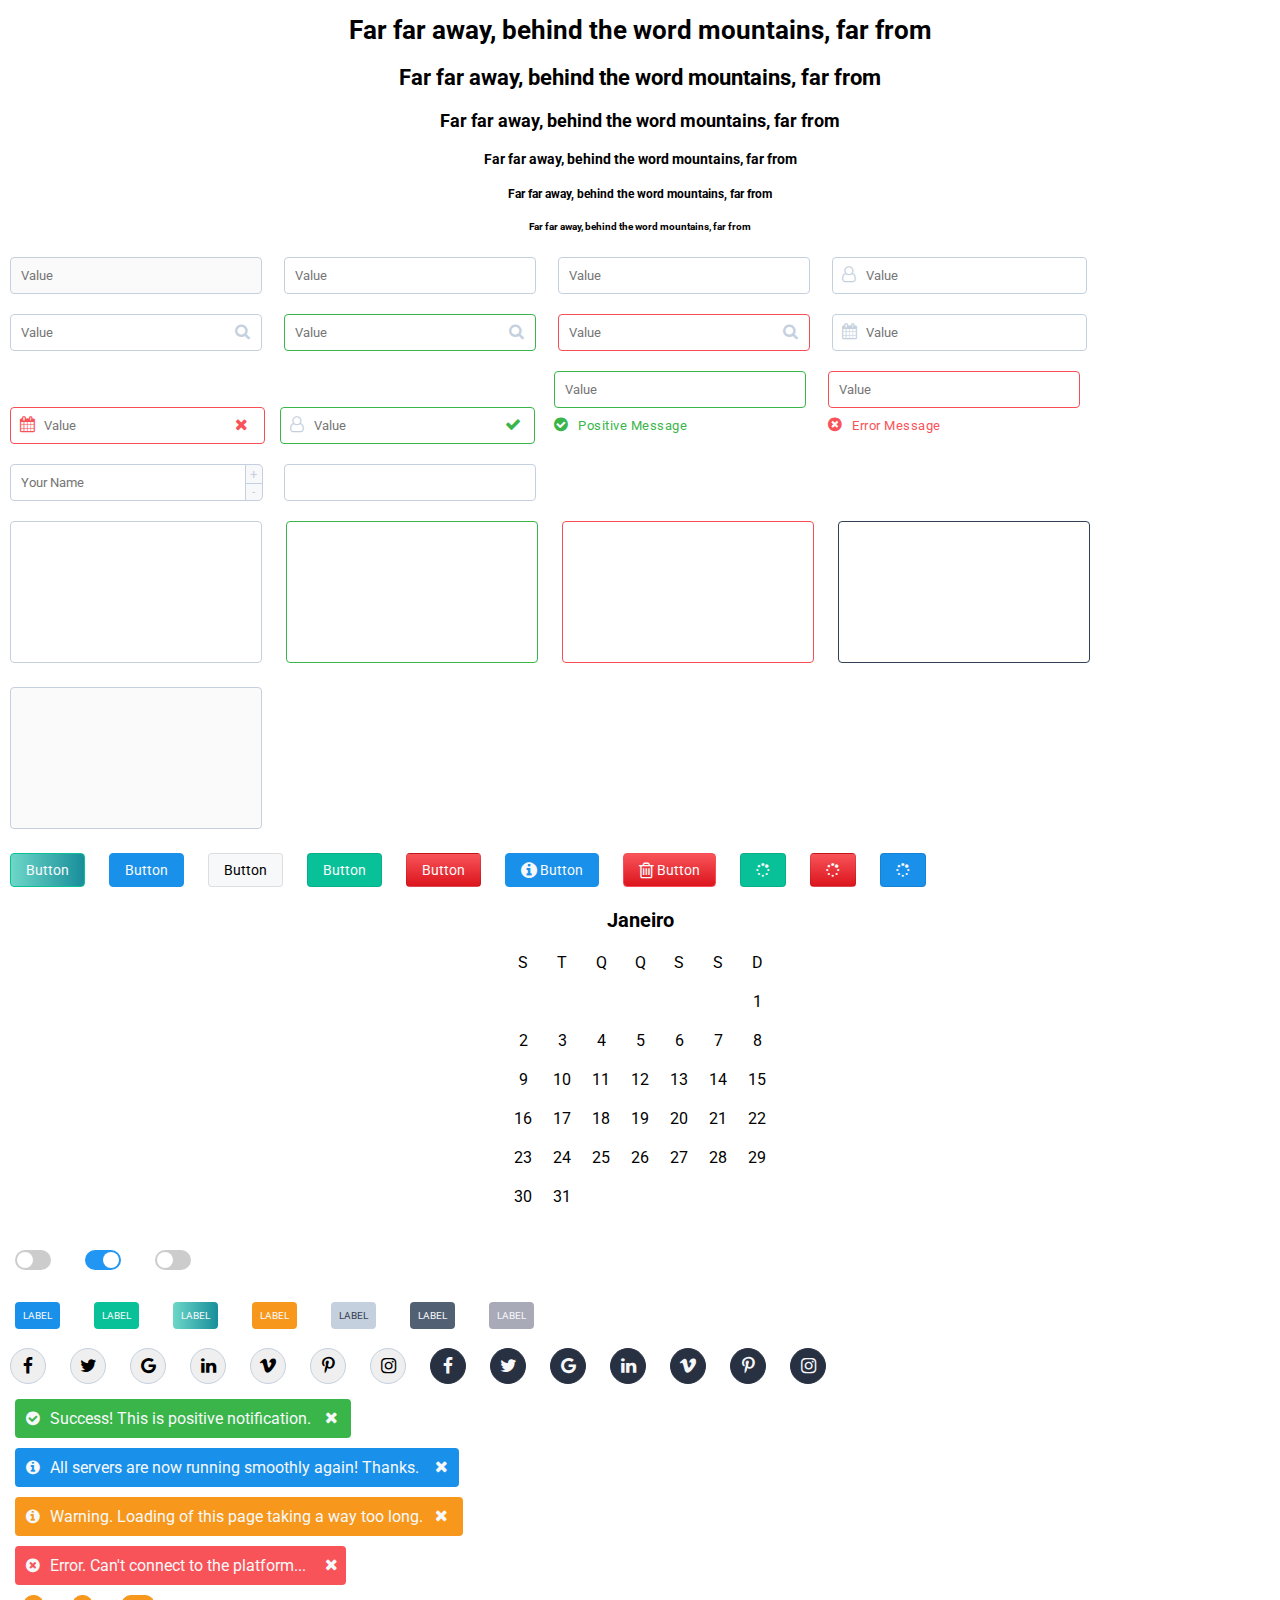
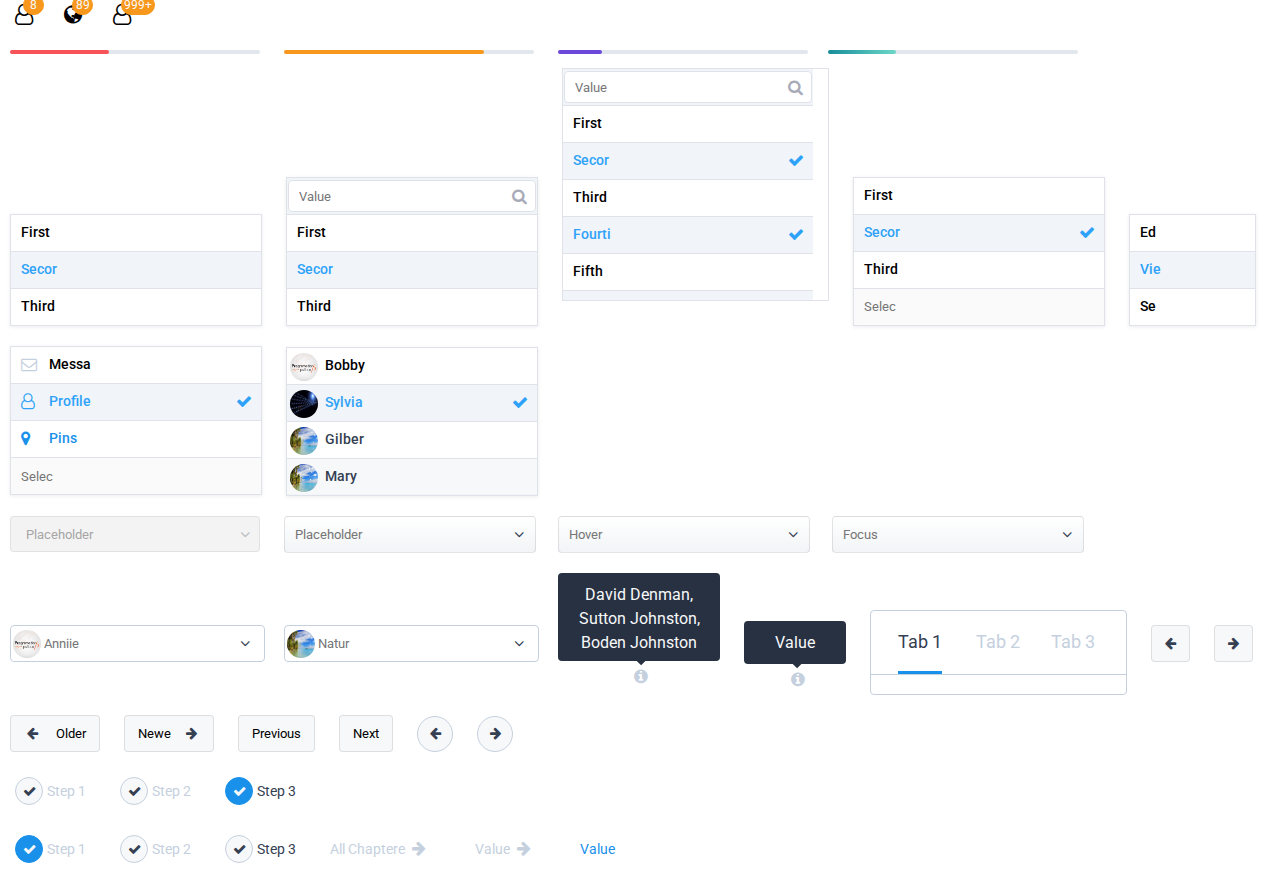
<file: index.html>
<!DOCTYPE html>
<html>
<head>
	<title>testando frame</title>
	<meta charset="utf-8">
	<link rel="stylesheet" type="text/css" href="cores.css">
	<link rel="stylesheet" type="text/css" href="tipografia.css">
	<link rel="stylesheet" type="text/css" href="inputs.css">
	<link rel="stylesheet" type="text/css" href="button.css">
	<link rel="stylesheet" type="text/css" href="button-social.css">
	<link rel="stylesheet" type="text/css" href="calendario.css">
	<link rel="stylesheet" type="text/css" href="checkbox.css">
	<link rel="stylesheet" type="text/css" href="label.css">
	<link rel="stylesheet" type="text/css" href="simples-dropdown.css">
	<link rel="stylesheet" type="text/css" href="notificacao.css">
	<link rel="stylesheet" type="text/css" href="tabs.css">
	<link rel="stylesheet" type="text/css" href="button-pass.css">
	<link rel="stylesheet" type="text/css" href="balao-notificacao.css">
	<link rel="stylesheet" type="text/css" href="progress.css"><link rel="stylesheet" type="text/css" href="select.css">
	<link rel="stylesheet" type="text/css" href="bower_components/font-awesome/css/font-awesome.css">
	<link href="https://fonts.googleapis.com/css?family=Roboto" rel="styleshicones-social">
</head>
<body>



	<!-- Tipografia -->



	<h1 class="h1-title align-center">Far far away, behind the word mountains, far from</h1>
	<h2 class="h2-title align-center">Far far away, behind the word mountains, far from</h2>
	<h3 class="h3-title align-center">Far far away, behind the word mountains, far from</h3>
	<h4 class="h4-title align-center">Far far away, behind the word mountains, far from</h4>
	<h5 class="h5-title align-center">Far far away, behind the word mountains, far from</h5>
	<h6 class="h6-title align-center">Far far away, behind the word mountains, far from</h6>



	<!-- Inputs -->



	<div class="in-simples">
		<input type="text" placeholder="Value" class="in-search b-grey" disabled="true">
	</div>
	<div class="in-simples">
		<input type="text" placeholder="Value" class="in-search b-grey">
	</div>
	<div class="in-simples">
		<input type="Value" placeholder="Value" class="in-search b-grey">
	</div>
	<div class="in-simples">
		<i class="fa fa-user-o usuario c-grey"></i>
		<input type="text" placeholder="Value" class="in-search-icon b-grey">
	</div>
	<div class="in-simples">
		<i class="fa fa-search lupa c-grey"></i>
		<input type="text" placeholder="Value" class="in-search b-grey">
	</div>
	<div class="in-simples">
		<i class="fa fa-search lupa c-grey"></i>
		<input type="text" name="borde-green" placeholder="Value" class="in-search b-green">
	</div>
	<div class="in-simples">
		<i class="fa fa-search lupa c-grey"></i>
		<input type="text" name="borde-red" placeholder="Value" class="in-search b-red">
	</div>
	<div class="in-simples">
		<i class="fa fa-calendar data c-grey"></i>
		<input type="text" placeholder="Value" class="in-search-icon b-grey">
	</div>
	<div class="in-simples">
		<i class="fa fa-times excluir c-red"></i>
		<i class="fa fa-calendar data c-red"></i>
		<input type="text" name="borde-red" placeholder="Value" class="in-search-icon b-red">
	</div><div class="in-simples">
		<i class="fa fa-check confirma c-green"></i>
		<i class="fa fa-user-o usuario c-grey"></i>
		<input type="text" name="borde-green" placeholder="Value" class="in-search-icon b-green">
	</div>
	<div class="in-simples">
		<input type="text" name="borde-green" placeholder="Value" class="in-search b-green">
		<i class="fa fa-check-circle positivo c-green"></i><span class="fonte-pequena c-green">Positive Message</span>
	</div>
	<div class="in-simples">
		<input type="text" name="borde-red" placeholder="Value" class="in-search b-red">
		<i class="fa fa-times-circle positivo c-red"></i><span class="fonte-pequena c-red">Error Message</span>
	</div>




	<!-- labels -->



	<br>
	<div class="in-simples">
		<input type="text" placeholder="Your Name" class="in-search b-grey">
		<button class="more b-grey back-white c-grey">+</button><button class="anyless b-grey back-white c-grey">-</button>
	</div>
	<div class="in-simples">
		<input type="text" class="in-search b-grey">
	</div>
	<br>




	<!-- TextArea -->




	<textarea wrap="off" class="text-area b-grey"></textarea>
	<textarea class="text-area b-green"></textarea>
	<textarea name="borde-red" class="text-area b-red"></textarea>
	<textarea class="text-area b-black"></textarea>
	<textarea class="text-area b-grey" disabled="true"></textarea>
	<br>



	<!-- Botão -->



	<button class="btn back-blue-gradient b-bluelight">Button</button>
	<button class="btn back-blue b-blue">Button</button>
	<button class="btn back-white b-white">Button</button>
	<button class="btn back-bluelight b-white">Button</button>
	<button class="btn back-red-gradient b-white">Button</button>
	<button class="btn back-blue b-blue"><i class="fa fa-info-circle fa-lg"></i> Button</button>
	<button class="btn back-red-gradient b-red"><i class="fa fa-trash-o fa-lg"></i> Button</button>
	<button class="btn back-bluelight b-white"><i class="fa fa-spinner"></i></button>
	<button class="btn back-red-gradient b-white"><i class="fa fa-spinner"></i></button>
	<button class="btn back-blue b-white"><i class="fa fa-spinner"></i></button>




	<!-- Calendario -->




	<table class="table-simples">
		<thead>
			<th colspan="7" class="mes">Janeiro</th>
		</thead>
		<tbody>
			<tr>
				<td class="dia">S</td>
				<td class="dia">T</td>
				<td class="dia">Q</td>
				<td class="dia">Q</td>
				<td class="dia">S</td>
				<td class="dia">S</td>
				<td class="dia">D</td>
			</tr>
			<tr>
				<td class="dia-b"></td>
				<td class="dia-b"></td>
				<td class="dia-b"></td>
				<td class="dia-b"></td>
				<td class="dia-b"></td>
				<td class="dia-b"></td>
				<td class="dia">1</td>
			</tr>
			<tr>
				<td class="dia">2</td>
				<td class="dia">3</td>
				<td class="dia">4</td>
				<td class="dia">5</td>
				<td class="dia">6</td>
				<td class="dia">7</td>
				<td class="dia">8</td>
			</tr>
			<tr>
				<td class="dia">9</td>
				<td class="dia">10</td>
				<td class="dia">11</td>
				<td class="dia">12</td>
				<td class="dia">13</td>
				<td class="dia">14</td>
				<td class="dia">15</td>
			</tr>
			<tr>
				<td class="dia">16</td>
				<td class="dia">17</td>
				<td class="dia">18</td>
				<td class="dia">19</td>
				<td class="dia">20</td>
				<td class="dia">21</td>
				<td class="dia">22</td>
			</tr>
			<tr>
				<td class="dia">23</td>
				<td class="dia">24</td>
				<td class="dia">25</td>
				<td class="dia">26</td>
				<td class="dia">27</td>
				<td class="dia">28</td>
				<td class="dia">29</td>
			</tr>
			<tr>
				<td class="dia">30</td>
				<td class="dia">31</td>
				<td class="dia-b"></td>
				<td class="dia-b"></td>
				<td class="dia-b"></td>
				<td class="dia-b"></td>
				<td class="dia-b"></td>
			</tr>
		</tbody>
	</table>
	<br>




	<!-- Checkbox -->




	<div class="in-button">
		<label class="lb-box">
			<input type="checkbox" class="in-box">
			<span class="span-box"></span>
		</label>
	</div>
	<div class="in-button">
		<label class="lb-box">
			<input type="checkbox" class="in-box" checked="true">
			<span class="span-box"></span>
		</label>
	</div>
	<div class="in-button">
		<label class="lb-box">
			<input type="checkbox" class="in-box" disabled="true">
			<span class="span-box"></span>
		</label>
	</div>
	<br>




	<!-- label -->




	<div class="lb-info">
		<label class="lb back-blue">LABEL</label>
	</div>
	<div class="lb-info">
		<label class="lb back-bluelight">LABEL</label>
	</div>
	<div class="lb-info">
		<label class="lb back-blue-gradient">LABEL</label>
	</div>
	<div class="lb-info">
		<label class="lb back-yellow">LABEL</label>
	</div>
	<div class="lb-info">
		<label class="lb back-greylight">LABEL</label>
	</div>
	<div class="lb-info">
		<label class="lb back-blacklight">LABEL</label>
	</div>
	<div class="lb-info">
		<label class="lb back-blue-strong">LABEL</label>
	</div>
	<br>




	<!-- button-social -->




	<div class="btn-social-base">
		<button class="btn-social b-grey"><i class="fa fa-facebook fa-lg icones-social"></i></button>	
	</div>
	<div class="btn-social-base">
		<button class="btn-social b-grey"><i class="fa fa-twitter  fa-lg icones-social"></i></button>
	</div>
	<div class="btn-social-base">
		<button class="btn-social b-grey"><i class="fa fa-google  fa-lg icones-social"></i></button>
	</div>
	<div class="btn-social-base">
		<button class="btn-social b-grey"><i class="fa fa-linkedin  fa-lg icones-social"></i></button>
	</div>
	<div class="btn-social-base">
		<button class="btn-social b-grey"><i class="fa fa-vimeo  fa-lg icones-social"></i></button>
	</div>
	<div class="btn-social-base">
		<button class="btn-social b-grey"><i class="fa fa-pinterest-p  fa-lg icones-social"></i></button>
	</div>
	<div class="btn-social-base">
		<button class="btn-social b-grey"><i class="fa fa-instagram fa-lg  icones-social"></i></button>
	</div>
	<div class="btn-social-base">
		<button class="btn-social b-blackstrong back-blackstrong "><i class="fa fa-facebook  fa-lg icones-social"></i></button>
	</div>
	<div class="btn-social-base">
		<button class="btn-social b-blackstrong back-blackstrong "><i class="fa fa-twitter fa-lg  icones-social"></i></button>
	</div>
	<div class="btn-social-base">
		<button class="btn-social b-blackstrong back-blackstrong "><i class="fa fa-google fa-lg icones-social"></i></button>
	</div>
	<div class="btn-social-base">
		<button class="btn-social b-blackstrong back-blackstrong "><i class="fa fa-linkedin fa-lg icones-social"></i></button>
	</div>
	<div class="btn-social-base">
		<button class="btn-social b-blackstrong back-blackstrong "><i class="fa fa-vimeo fa-lg icones-social"></i></button>
	</div>
	<div class="btn-social-base">
		<button class="btn-social b-blackstrong back-blackstrong "><i class="fa fa-pinterest-p fa-lg icones-social"></i></button>
	</div>
	<div class="btn-social-base">
		<button class="btn-social b-blackstrong back-blackstrong "><i class="fa fa-instagram fa-lg icones-social"></i></button>
	</div>
	<br>




	<!-- Notificação -->




	<div class="in-notificacao">
		<i class="fa fa-check-circle visto c-white"></i>
		<i class="fa fa-times fecha  c-white"></i>
		<label class="lb-notificacao back-green">Success! This is positive notification.</label>
	</div><br>
	<div class="in-notificacao">
		<i class="fa fa-info-circle visto c-white"></i>
		<i class="fa fa-times fecha-dois  c-white"></i>
		<label class="lb-notificacao back-blue">All servers are now running smoothly again! Thanks.</label>
	</div><br>
	<div class="in-notificacao">
		<i class="fa fa-info-circle visto c-white"></i>
		<i class="fa fa-times fecha-dois  c-white"></i>
		<label class="lb-notificacao back-yellow">Warning. Loading of this page taking a way too long.</label>
	</div><br>
	<div class="in-notificacao">
		<i class="fa fa-times-circle visto c-white"></i>
		<i class="fa fa-times fecha  c-white"></i>
		<label class="lb-notificacao back-red">Error. Can't  connect to the platform...</label>
	</div>
	<br>
	<div class="base-noti-icone">
		<div class="noti-icone">
			<i class="fa fa-user-o fa-lg"></i>
			<span class="recado back-yellow b-yellow">8</span>
		</div>
	</div>
	<div class="base-noti-icone">
		<div class="noti-icone">
			<i class="fa fa-globe fa-lg"></i>
			<span class="recado back-yellow b-yellow">89</span>
		</div>
	</div>
	<div class="base-noti-icone">
		<div class="noti-icone">
			<i class="fa fa-user-o fa-lg"></i>
			<span class="recado back-yellow b-yellow">999+</span>
		</div>
	</div>
	<br>
	


	<!-- Progreess -->


	
	<div class="base">
		<div class="progress red p99"></div>
	</div>
	<div class="base">
		<div class="progress yellow p200"></div>
	</div>
	<div class="base">
		<div class="progress lilac p44"></div>
	</div><div class="base">
		<div class="progress blue-gradients p68"></div>
	</div>
	<br>
	<div class="dropdown-base">
		<div class="dropdown-cont">
			<p class="drop-paragrafo">First</p>
		</div>
		<div class="dropdown-cont">
			<p class="drop-paragrafo">Secor</p>
		</div>
		<div class="dropdown-cont">
			<p class="drop-paragrafo">Third</p>
		</div>
	</div>
	<div class="dropdown-base-in">
		<div class="dropdown-cont-in">
			<input type="text" placeholder="Value" class="drop-in">
			<i class="fa fa-search deter"></i>
		</div>
		<div class="dropdown-cont-in">
			<p class="drop-paragrafo">First</p>
		</div>
		<div class="dropdown-cont-in">
			<p class="drop-paragrafo">Secor</p>
		</div>
		<div class="dropdown-cont-in">
			<p class="drop-paragrafo">Third</p>
		</div>
	</div>
	<div class="base-scroll">
		<div class="dropdown-cont-in">
			<input type="text" placeholder="Value" class="drop-in">
			<i class="fa fa-search deter"></i>
		</div>
		<div class="dropdown-cont-in">
			<p class="drop-paragrafo">First</p>
		</div>
		<div class="dropdown-cont-in">
			<p class="drop-paragrafo">Secor</p>
			<i class="fa fa-check confirma"></i>
		</div>
		<div class="dropdown-cont-in">
			<p class="drop-paragrafo">Third</p>
		</div>
		<div class="dropdown-cont-in">
			<p class="drop-paragrafo">Fourti</p>
			<i class="fa fa-check confirma"></i>
		</div>
		<div class="dropdown-cont-in">
			<p class="drop-paragrafo">Fifth</p>
		</div>
		<div class="dropdown-cont-in">
			<p class="drop-paragrafo">First</p>
			<i class="fa fa-check confirma"></i>
		</div>
		<div class="dropdown-cont-in">
			<p class="drop-paragrafo">Secor</p>
		</div>
		<div class="dropdown-cont-in">
			<p class="drop-paragrafo">Third</p>
			<i class="fa fa-check confirma"></i>
		</div>
		<div class="dropdown-cont-in">
			<p class="drop-paragrafo">Fifth</p>
		</div>
		<div class="dropdown-cont-in">
			<p class="drop-paragrafo">Secor</p>
			<i class="fa fa-check confirma"></i>
		</div>
	</div>
	<div class="dropdown-base-in">
		<div class="dropdown-cont">
			<p class="drop-paragrafo">First</p>
		</div>
		<div class="dropdown-cont">
			<p class="drop-paragrafo">Secor</p>
			<i class="fa fa-check confirma"></i>
		</div>
		<div class="dropdown-cont">
			<p class="drop-paragrafo">Third</p>
		</div>
		<input type="text" placeholder="Selec" disabled="true" class="des-in">
	</div>
	<div class="dropdown-base dropdown-cont-anyless">
		<div class="dropdown-cont dropdown-cont-anyless">
			<p class="drop-paragrafo">Ed</p>
		</div>
		<div class="dropdown-cont dropdown-cont-anyless">
			<p class="drop-paragrafo">Vie</p>
		</div>
		<div class="dropdown-cont dropdown-cont-anyless">
			<p class="drop-paragrafo">Se</p>
		</div>
	</div>
	<div class="dropdown-base-in">
		<div class="dropdown-cont">
			<i class="fa fa-envelope-o usuario c-grey"></i>
			<p class="drop-paragrafo a38">Messa</p>
		</div>
		<div class="dropdown-cont">
			<i class="fa fa-user-o usuario"></i>
			<p class="drop-paragrafo a38">Profile</p>
			<i class="fa fa-check confirma"></i>
		</div>
		<div class="dropdown-cont">
			<i class="fa fa-map-marker usuario c-blue"></i>
			<p class="drop-paragrafo a38 c-blue">Pins</p>
		</div>
		<input type="text" placeholder="Selec" disabled="true" class="des-in">
	</div>
	<div class="dropdown-base-in">
		<div class="dropdown-cont">
			<img class="in-img" src="img/download.jpeg">
			<p class="drop-paragrafo a38">Bobby</p>
		</div>
		<div class="dropdown-cont">
			<img class="in-img" src="img/images.jpeg">
			<p class="drop-paragrafo a38">Sylvia</p>
			<i class="fa fa-check confirma"></i>
		</div>
		<div class="dropdown-cont">
			<img class="in-img" src="img/paisagem.jpg">
			<p class="drop-paragrafo a38 c-black">Gilber</p>
		</div>
		<div class="dropdown-cont">
			<img class="in-img" src="img/paisagem1.jpg">
			<p class="drop-paragrafo a38 c-black back-white">Mary</p>
		</div>
	</div>
	<br>





	<!-- select -->





	<div class="select-base">
		<i class="fa fa-angle-down seta-baixo c-black"></i>
		<select class="select-acao p250" disabled="true">
			<option value="Placeholder">Placeholder</option>
		</select>
	</div>
	<div class="in-simples">
		<i class="fa fa-angle-down seta-baixo c-black"></i>
		<input type="text" placeholder="Placeholder" class="in-search b-black-rgba back-white-gradient">
	</div>
	<div class="in-simples">
		<i class="fa fa-angle-down seta-baixo c-black"></i>
		<input type="text" placeholder="Hover" class="in-search b-black-rgba back-white-gradient">
	</div>
	<div class="in-simples">
		<i class="fa fa-angle-down seta-baixo c-black"></i>
		<input type="text" name="border-blue" placeholder="Focus" class="in-search b-black-rgba back-white-gradient">
	</div>
	<div class="in-simples">
		<img class="in-img" src="img/download.jpeg">
		<input type="text" placeholder="Anniie" class="in-search-icon b-grey">
		<i class="fa fa-angle-down seta-baixo c-black"></i>
	</div>
	<div class="in-simples">
		<img class="in-img" src="img/paisagem.jpg">
		<input type="text" placeholder="Natur" class="in-search-icon b-grey">
		<i class="fa fa-angle-down seta-baixo c-black"></i>
	</div>




	<!-- balao-notificação -->




	<div class="base-inicial">
		<div class="base-balao">
			<p class="c-white">David Denman, Sutton Johnston, Boden Johnston</p>
		</div>
		<i class="fa fa-info-circle noti-balao c-grey"></i>
	</div>
	<div class="base-inicial">
		<div class="base-balaozinho">
			<p class="c-white">Value</p>
		</div>
		<i class="fa fa-info-circle noti-balaozinho c-grey"></i>
	</div>




	

	<!-- Tabs -->



	<div class="base-tabs back-white-white b-grey">
		<div class="base-tabs-all">
			<div class="tab-1 c-greylight">Tab 1</div>
			<div class="tab-2 c-grey">Tab 2</div>
			<div class="tab-3 c-grey">Tab 3</div>
		</div>
	</div>





	<!-- Bota-pass -->





	<div class="btn-pass-base">
		<button class="btn-pass back-white">
			<i class="fa fa-arrow-left  c-greylight"></i>
		</button>
	</div>
	<div class="btn-pass-base">
		<button class="btn-pass back-white">
			<i class="fa fa-arrow-right c-greylight"></i>
		</button>
	</div>
	<div class="btn-pass-base p103">
		<button class="btn-pass back-white">
			<i class="fa fa-arrow-left c-greylight seta-espaco-right"></i>
			Older
		</button>
	</div>
	<div class="btn-pass-base ">
		<button class="btn-pass back-white p103">
			Newe<i class="fa fa-arrow-right c-greylight seta-espaco-left"></i>
		</button>
	</div>
	<div class="btn-pass-base">
		<button class="btn-pass back-white">
			Previous
		</button>
	</div>
	<div class="btn-pass-base">
		<button class="btn-pass back-white">
			Next
		</button>
	</div>
	<div class="btn-pass-base">
		<button class="btn-pass-rounds b-grey back-white">
			<i class="fa fa-arrow-left c-greylight"></i>
		</button>
	</div>
	<div class="btn-pass-base">
		<button class="btn-pass-rounds b-grey back-white">
			<i class="fa fa-arrow-right c-greylight"></i>
		</button>
	</div>
	<br>




	<!-- Simples dropdown breadcrumb -->





	<div class="base-simples">
		<button class="bread b-grey back-white c-greylight">
			<i class="fa fa-check"></i>
		</button>
		<label class="c-grey paragrafo">Step 1</label>
	</div>
	<div class="base-simples">
		<button class="bread b-grey back-white c-greylight">
			<i class="fa fa-check"></i>
		</button>
		<label class="c-grey paragrafo">Step 2</label>
	</div>
	<div class="base-simples">
		<button class="bread b-blue back-blue c-greylight">
			<i class="fa fa-check"></i>
		</button>
		<label class="c-greylight paragrafo">Step 3</label>
	</div>
	<br>
	<div class="base-simples">
		<button class="bread b-blue back-blue c-greylight">
			<i class="fa fa-check"></i>
		</button>
		<label class="c-grey paragrafo">Step 1</label>
	</div>
	<div class="base-simples">
		<button class="bread b-grey back-white c-greylight">
			<i class="fa fa-check"></i>
		</button>
		<label class="c-grey paragrafo">Step 2</label>
	</div>
	<div class="base-simples">
		<button class="bread b-grey back-white c-greylight">
			<i class="fa fa-check"></i>
		</button>
		<label class="c-greylight paragrafo">Step 3</label>
	</div>
	<div class="base-simples">
		<div class="base-value">
			<label class="paragrafo c-grey">All Chaptere</label> 
			<i class="fa fa-arrow-right seta-espaco-right c-grey"></i>
		</div>
	</div>
	<div class="base-simples">
		<div class="base-value">
			<label class="paragrafo c-grey">Value</label> 
			<i class="fa fa-arrow-right seta-espaco-right c-grey"></i>
		</div>
	</div>
	<div class="base-simples">
		<div class="base-value">
			<label class="paragrafo c-blue">Value</label>
		</div>
	</div>
</body>
</html>
</file>
<file: cores.css>
.b-blue{
	border:1px solid #1991EB;
}
.b-bluelight{
	border:1px solid #09C199;
}
.b-blue-strong{
	border:1px solid #A8AAB7;
}
.b-yellow{
	border:1px solid #F7981C;
}
.b-black{
	border:1px solid #333F52;
}
.b-black-rgba{
	border: 1px solid rgba(0,0,0,0.1);
}
.b-grey{
	border:1px solid #C5D0DE;
}
.b-red{
	border:1px solid #F64E54;
}
.b-green{
	border:1px solid #39B54A;
}
.b-white{
	border:1px solid rgba(0,0,0,0.1);
}
.b-blackstrong{
	border:1px solid #273142;
}
.c-white{
	color: #F7F8FA;
}
.c-blue{
	color:#1991EB;
}
.c-bluelight{
	color: #09C199;
}
.c-blue-strong{
	color: #A8AAB7;
}
.c-yellow{
	color:#F7981C;
}
.c-black{
	color: #333F52;
}
.c-grey{
	color:#C5D0DE;
}
.c-red{
	color: #F85359;
}
.c-green{
	color: #39B54A;
}
.c-greylight{
	color: #354052;
}
.back-blue-gradient{
	background-image: linear-gradient(to left, #188e9b, #6dd7c7);
	color:#F7F8FA;
}
.back-red-gradient{
	background-image:linear-gradient(to bottom,#f85359,#dc151d);
	color: #F7F8FA;
}
.back-white-gradient{
	background-image: linear-gradient(to top, #f2f4f7, #ffffff);
}
.back-blue{
	background-color: #1991EB;
	color: #F7F8FA;
}
.back-bluelight{
	background-color: #09C199;
	color: #F7F8FA;
}
.back-blue-strong{
	background-color: #A8AAB7;
	color: #F7F8FA;
}
.back-yellow{
	background-color: #F7981C;
	color: #F7F8FA;
}
.back-black{
	background-color: #333F52;
	color: #F7F8FA;
}
.back-grey{
	background-color: #C5D0DE;
}
.back-red{
	background-color: #F85359;
	color: #F7F8FA;
}
.back-green{
	background-color: #39B54A;
	color: #F7F8FA;
}
.back-white-white{
	background-color: #fff;
}
.back-white{
	background-color: #F7F8FA;
}
.back-greylight{
	background-color: #c5d0de;
	color: #354052;
}
.back-blacklight{
	background-color: #516173;
	color: #F7F8FA;
}
.back-blackstrong{
	background-color: #273142;
	color: #F7F8FA;
}
</file>
<file: tipografia.css>
@import url('https://fonts.googleapis.com/css?family=Roboto');
*{
	margin:0;
	padding: 0;
	font-family: 'Roboto';
}
.h1-title{
	font-size: 26px;
	margin: 10px;
	padding: 5px;
}
.h2-title{
	font-size: 22px;
	margin: 10px;
	padding: 5px;
}
.h3-title{
	font-size: 18px;
	margin: 10px;
	padding: 5px;
}
.h4-title{
	font-size: 14px;
	margin: 10px;
	padding: 5px;
}
.h5-title{
	font-size: 12px;
	margin: 10px;
	padding: 5px;
}
.h6-title{
	font-size: 10px;
	margin: 10px;
	padding: 5px;
}
.paragrafo{
	font-size: 14px;
}
.align-center{
	text-align: center;
}
.align-right{
	text-align: right;
}
.align-left{
	text-align: left;
}
.floa-right{
	float: right;
}
.floa-left{
	float: left;
}
</file>
<file: inputs.css>
.in-simples{
	width: 250px;
	display: inline-block;
	margin: 10px;
	position: relative;
}
.in-search{
	padding: 10px 30px 10px 10px;
	width: 210px;
	border-radius: 4px;
	outline: none;
}
.in-search[name="borde-red"]:focus, .in-search-icon[name="borde-red"]:focus{
	box-shadow: 0 0 3px 0 #ff0000;
}
.in-search[name="borde-green"]:focus, .in-search-icon[name="borde-green"]:focus{
	box-shadow: 0 0 4px 0 #428500;
}
.in-search-icon{
	padding: 10px 30px 10px 33px;
	width: 190px;
	border-radius: 4px;
	outline: none;
}
.lupa, .excluir, .confirma{
	position: absolute;
	top: 9.2px;
	left:225px;
	cursor: pointer;
}
.data, .usuario{
	position: absolute;
	top: 9.2px;
	left:10px;
	cursor: pointer;
}
.more{
	position: absolute;
	top: 0;
	left: 234.5px;
	font-size: 13px;
	padding: 1.5px 4.6px;
	border-top-right-radius: 5px;
	outline: none;
	cursor: pointer;
}
.anyless{
	position: absolute;
	top: 19px;
	left: 234.5px;
	font-size: 12px;
	padding: 1.2px 6.6px;
	border-bottom-right-radius: 5px;
	outline: none;
	cursor: pointer;
}
.more:active, .anyless:active{
	color: #fff;
}
.text-area{
	width: 240px;
	height: 130px;
	margin: 10px;
	padding: 5px;
	border-radius: 4px;
	outline: none;
	resize: none;
	overflow: auto;
}
.fonte-pequena{
	font-size: 13px;
	padding-left: 10px;
	letter-spacing: 0.5px;
}
.positivo{
	padding-top: 8px;
}
</file>
<file: button.css>
.btn{
	margin: 10px;
	padding: 8px 15px;
	min-width: 46px;
	display: inline-block;
	border-radius: 4px;
	outline: none;
	cursor: pointer;
	text-align: center;
	font-size: 14px;
}
</file>
<file: button-social.css>
.btn-social-base{
	width: 36px;
	height: 36px;
	margin: 10px;
	display: inline-block;
	position: relative;
	border-radius: 1000px:
}
.btn-social{
	width: 36px;
	height: 36px;
	border-radius: 100px;
	outline:none; 
}
.icones-social{
	text-align: center;
}
</file>
<file: calendario.css>
.table-simples{
	border:1px solid #C5D0DE;
	border-collapse: collapse;
	margin: 0 auto;
}
.mes{
	border: 1px solid #fff;
	padding: 10px;
	font-size: 20px;
}
.dia, .dia-b{
	border: 1px solid #fff;
	width: 28px;
	height: 28px;
	padding: 5px;
	text-align: center;
}
</file>
<file: checkbox.css>
.in-button{
	margin: 10px;
	padding: 5px;
	display: inline-block;
}
.lb-box{
	position: relative;
	display: inline-block;
	width: 36px;
	height: 20px;
}
.lb-box .in-box{
	display: none;
}
.span-box{
	position: absolute;
	cursor: pointer;
	top: 0;
	left: 0;
	right: 0;
	bottom: 0;
	background-color: #ccc;
	transition:.4s; 
	border-radius:1000px;
}
.span-box:before {
	border-radius:1000px;
	position: absolute;
	content: "";
	height: 16px;
	width: 16px;
	left: 2px;
	bottom: 2px;
	background-color: #fff;
	transition: .4s;
}
.in-box:checked + .span-box{
	background-color: #2196F3;
}
.in-box:focus + .span-box{
	box-shadow: 0 0 3px #2196F3;
}
.in-box:checked + .span-box:before{
	transform: translateX(16px);
}
</file>
<file: label.css>
.lb-info{
	margin: 10px;
	padding: 5px;
	display: inline-block;
}
.lb{
	font-size: 10px;
	min-width: 46px;
	padding: 8px;
	border-radius: 4px;
	text-align: center;
}
</file>
<file: simples-dropdown.css>
.base-simples{
	margin: 10px;
	display: inline-block;
	padding: 5px;
}
.bread{
	padding: 5px;
	width: 28px;
	height: 28px;
	border-radius: 1000px;
}
.base-value{
	min-width: 43px;
	height: 19px;
}
</file>
<file: notificacao.css>
.in-notificacao{
	margin: 10px;
	padding: 5px;
	display: inline-block;
	position: relative;
}
.lb-notificacao{
	padding:10px 40px 10px 35px;
	height: 36px;
	outline: none;
	border-radius: 4px;
}
.visto{
	position: absolute;
	top: 6px;
	left: 16px;
}
.fecha{
	position: absolute;
	top: 5px;
	left:315px;
	cursor: pointer;
}
.fecha-dois{
	position: absolute;
	top: 5px;
	left:425px;
	cursor: pointer;
}
.base-noti-icone{
	position: relative;
	width: 15px;
	margin: 10px;
	display: inline-block;
	padding:5px; 
}
.recado{
	position: absolute;
	content: '';
	text-align: center;
	min-width: 15px;
	top: -5px;
	left: 13px;
	border-radius: 1000px;
	padding:2px; 
	font-size: 12px;
}
</file>
<file: tabs.css>
.base-tabs{
	width: 255px;
	height: 83px;
	border-radius: 4px;
	display: inline-block;
	margin: 10px;
}
.base-tabs-all{
	width: 100%;
	height: 75%;
	border-bottom: 1px solid #C5D0DE;
}
.tab-1{
	border-bottom: 3px solid #1991eb;
}
.tab-1, .tab-2,.tab-3{
	display: inline-block;
	margin-left: 30px;
	padding: 19.2px 0;
	font-size: 18px;
}
.tab-1,.tab-3{
	margin-left: 27px;
}
</file>
<file: button-pass.css>
.btn-pass-base{
	min-width: 36px;
	min-height: 36px;
	display: inline-block;
	margin: 10px;
}
.btn-pass{
	outline: none;
	border-radius: 4px;
	border: solid 1px rgba(0, 0, 0, 0.1);
	text-align: center;
	padding:10px 13px;
	cursor: pointer;
}
.seta-espaco-right{
	padding-right:15px;
	padding-left: 3px;
}
.seta-espaco-left{
	padding-left:15px;
	padding-right:3px;
}
.btn-pass-rounds{
	width: 36px;
	height: 36px;
	border-radius: 50%;
}
</file>
<file: balao-notificacao.css>
.base-inicial{
	display: inline-block;
	margin:10px;
	position: relative;
}
.base-balao{
	padding: 10px;
	width: 142px;
	height: 68px;
	position: relative;
	background-color: #273142;
	border-radius: 4px;
	text-align: center;
	line-height: 1.5;
}
.base-balao:before{
	content: '';
	position: absolute;
	width: 12px;
	height: 6px;
	top: 83px;
	left:75px;
	background-color: #273142;
	-webkit-transform:rotate(45deg);
}
.noti-balao{
	position: absolute;
	top: 95px;
	left: 76px;
}
.base-balaozinho{
	padding: 10px;
	width: 82px;
	height:23px;
	position: relative;
	background-color: #273142;
	border-radius: 4px;
	text-align: center;
	line-height: 1.5;
}
.base-balaozinho:before{
	content: '';
	position: absolute;
	width: 12px;
	height: 6px;
	top: 38px;
	left:45px;
	background-color: #273142;
	-webkit-transform:rotate(45deg);
}
.noti-balaozinho{
	position: absolute;
	top: 50px;
	left: 46.5px;
}
</file>
<file: progress.css>
.base{
	margin: 10px 10px 0 10px;
	width: 250px;
	height: 4px;
	background-color: #e2e7ee;
	border-radius: 1000px;
	display: inline-block;
}
.base .progress{
	margin-bottom: 10px;
	border-radius: 1000px;
	height: 100%;
}
.progress.red{
	background-color:#F85359;
}
.progress.yellow{
	background-color: #F7981C;
}
.progress.lilac{
	background-color: #6b47db;
}
.progress.blue-gradients{
	background-image: linear-gradient(93deg, #188e9b, #6dd7c7);
}
.p99{
	width:99px;
}
.p200{
	width: 200px;
}
.p44{
	width: 44px;
}
.p68{
	width: 68px;
}
.p205{
	width:205px;
}
.dropdown-base{
	width: 250px;
	height: 111px;
	background-color:#fff;
	box-shadow: 0 1px 4px 0 rgba(0,0,0,0.08);
	border-top:1px solid #dfe3e9;
	border-left:1px solid #dfe3e9;
	border-right:1px solid #dfe3e9;
	display: inline-block;
	margin: 10px;
}
.dropdown-base-in{
	width: 250px;
	height: 148px;
	background-color:#fff;
	box-shadow: 0 1px 4px 0 rgba(0,0,0,0.08);
	border-top:1px solid #dfe3e9;
	border-left:1px solid #dfe3e9;
	border-right:1px solid #dfe3e9;
	display: inline-block;
	margin: 10px;
}
.dropdown-cont{
	width: 250px;
	height: 37px;
	border-bottom:1px solid #dfe3e9;
	box-sizing: border-box;
	position: relative;
}
.dropdown-cont:nth-child(even){
	background-color: #f1f4f8;
	color: #2ea2f8;
}
.dropdown-cont-in{
	width: 250px;
	height: 37px;
	border-bottom:1px solid #dfe3e9;
	box-sizing: border-box;
	position: relative;
}
.dropdown-cont-in:nth-child(odd){
	background-color: #f1f4f8;
	color: #2ea2f8;
}
.drop-paragrafo{
	font-size: 14px;
	line-height: 2.5;
	text-align: left;
	font-stretch: normal;
	font-weight: 500;
	padding-left: 10px;
}
.drop-in{
	width: 236px;
	height: 30px;
	border-radius: 4px;
	border: solid 1px #dfe3e9;
	margin-top: 2px;
	margin-left: 1px;
	padding-left: 10px;
	outline: none;
}
.deter{
	position: absolute;
	top: 10px;
	left: 225px;
	width: 14px;
	height: 14px;
	color: #a8aab7;
}
.base-scroll{
	width: 265px;
	height: 231px;
	border: solid 1px #dfe3e9;
	display: inline-block;
	margin: 10px;
	overflow-y: scroll;
}
.des-in{
	border: solid 1px #dfe3e9;
	width: 240px;
	height:36px;
	border-top: none;
	border-left: none;
	border-right:none;
	padding-left: 10px;
}
.dropdown-cont-anyless{
	width: 125px;
}
.a38{
	padding-left: 38px;
}
</file>
<file: select.css>
.select-base{
	width:250px;
	margin: 10px;
	display: inline-block;
	position: relative;
}
.select-base .select-acao{
	height: 36px;
	border: 1px solid rgba(0,0,0,0.1);
	border-radius: 4px;
	-webkit-appearance:none;
	padding: 0 25px 0 15px;
	outline: none;
}
.seta-baixo{
	position: absolute;
	top: 10px;
	left: 230px;
}
.p250{
	width: 250px;
}
.in-search[name="border-blue"]:focus{
	border:1px solid #2ea2f8;
}
.in-img{
	position: absolute;
	top: 5px;
	left: 3px;
	width: 28px;
	height: 28px;
	border-radius: 50%; 
}
</file>
